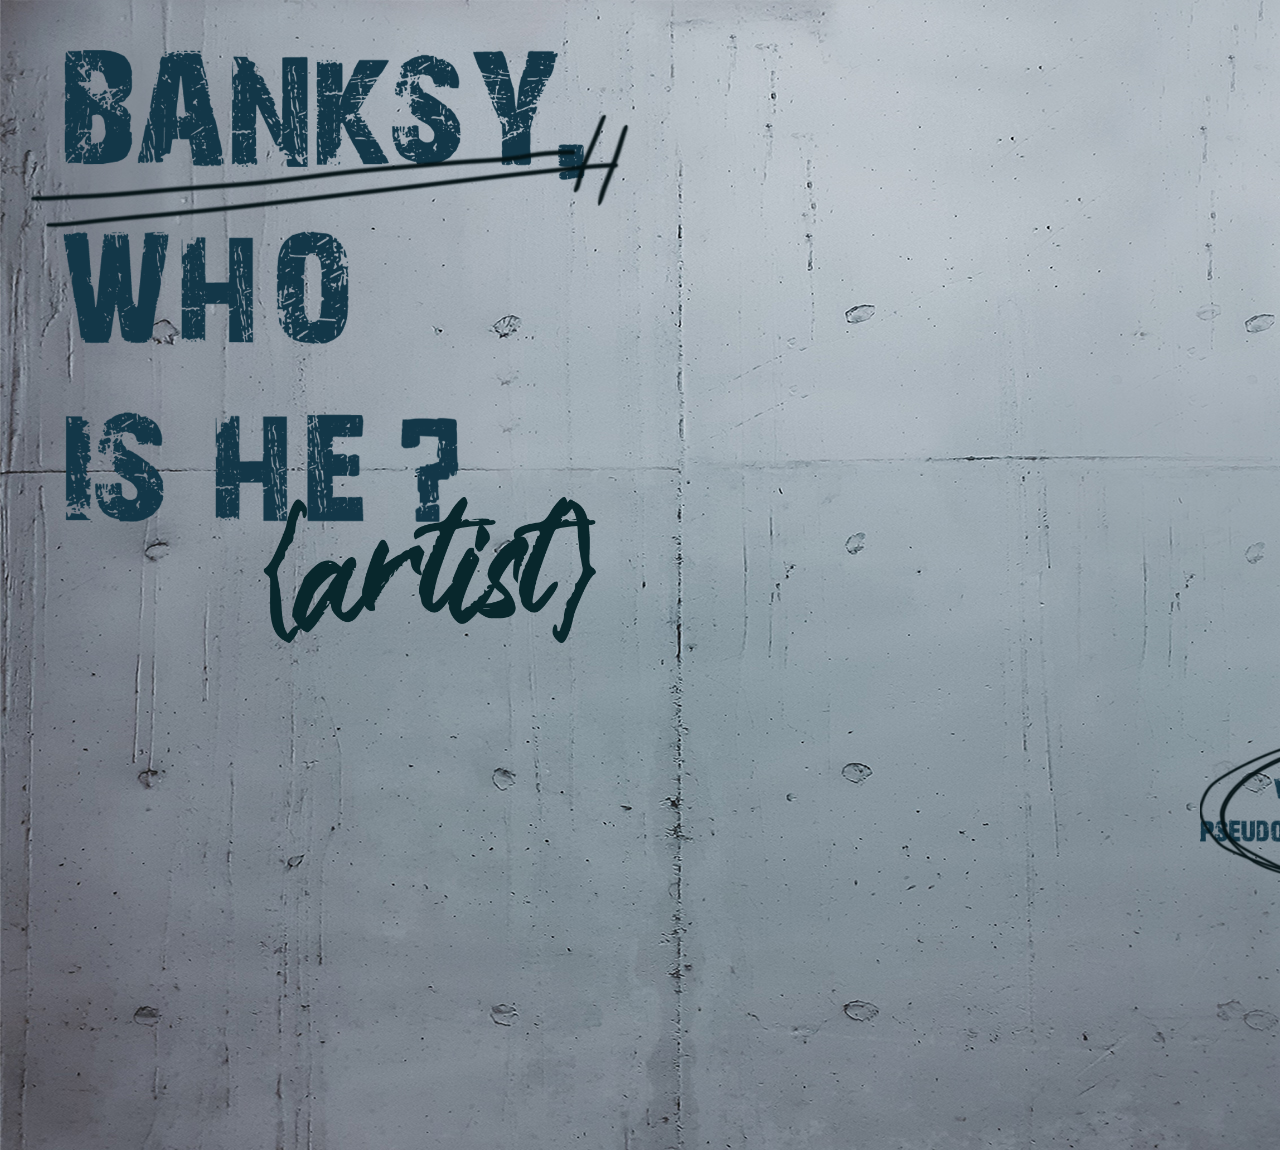
<file: index.html>
<!DOCTYPE html>
<html lang="en" dir="ltr">
  <head>
    <meta charset="utf-8">
    <meta>
    <title></title>
    <link rel="stylesheet" href="./css/intropage.css">
    <link rel="stylesheet" href="./css/reset.css">

    <!-- 폰트 -->
    <link href="https://fonts.googleapis.com/css?family=Nanum+Gothic" rel="stylesheet">

    <link rel="preconnect" href="https://fonts.googleapis.com">
    <link rel="preconnect" href="https://fonts.gstatic.com" crossorigin>
    <link href="https://fonts.googleapis.com/css2?family=Montserrat:wght@500;600&display=swap" rel="stylesheet">


</head>
<body>
    <section id="wrap">





      <h1></h1>

      <header>
        <!--
        <div class="soyoung_logo">
          <img src="./images/soyoung.png" alt = "소영" width="800px">
        </div>
        -->





        <div class="banksywhoishe">
          <img src="./images/banksywhoishe.png" alt = "" width="600px">
        </div>
        <div class="circle">
          <img src="./images/circle.png" alt = "" width="400px">
        </div>
          <a href="mainpage_banksy_whoisbanksy.html" class="arrow" title="들어가기" >
          </a>

        </div>



        </section>
        <section id="container">
        </section>


      </header>








      <footer>
      </footer>
  </body>
</html>
</file>
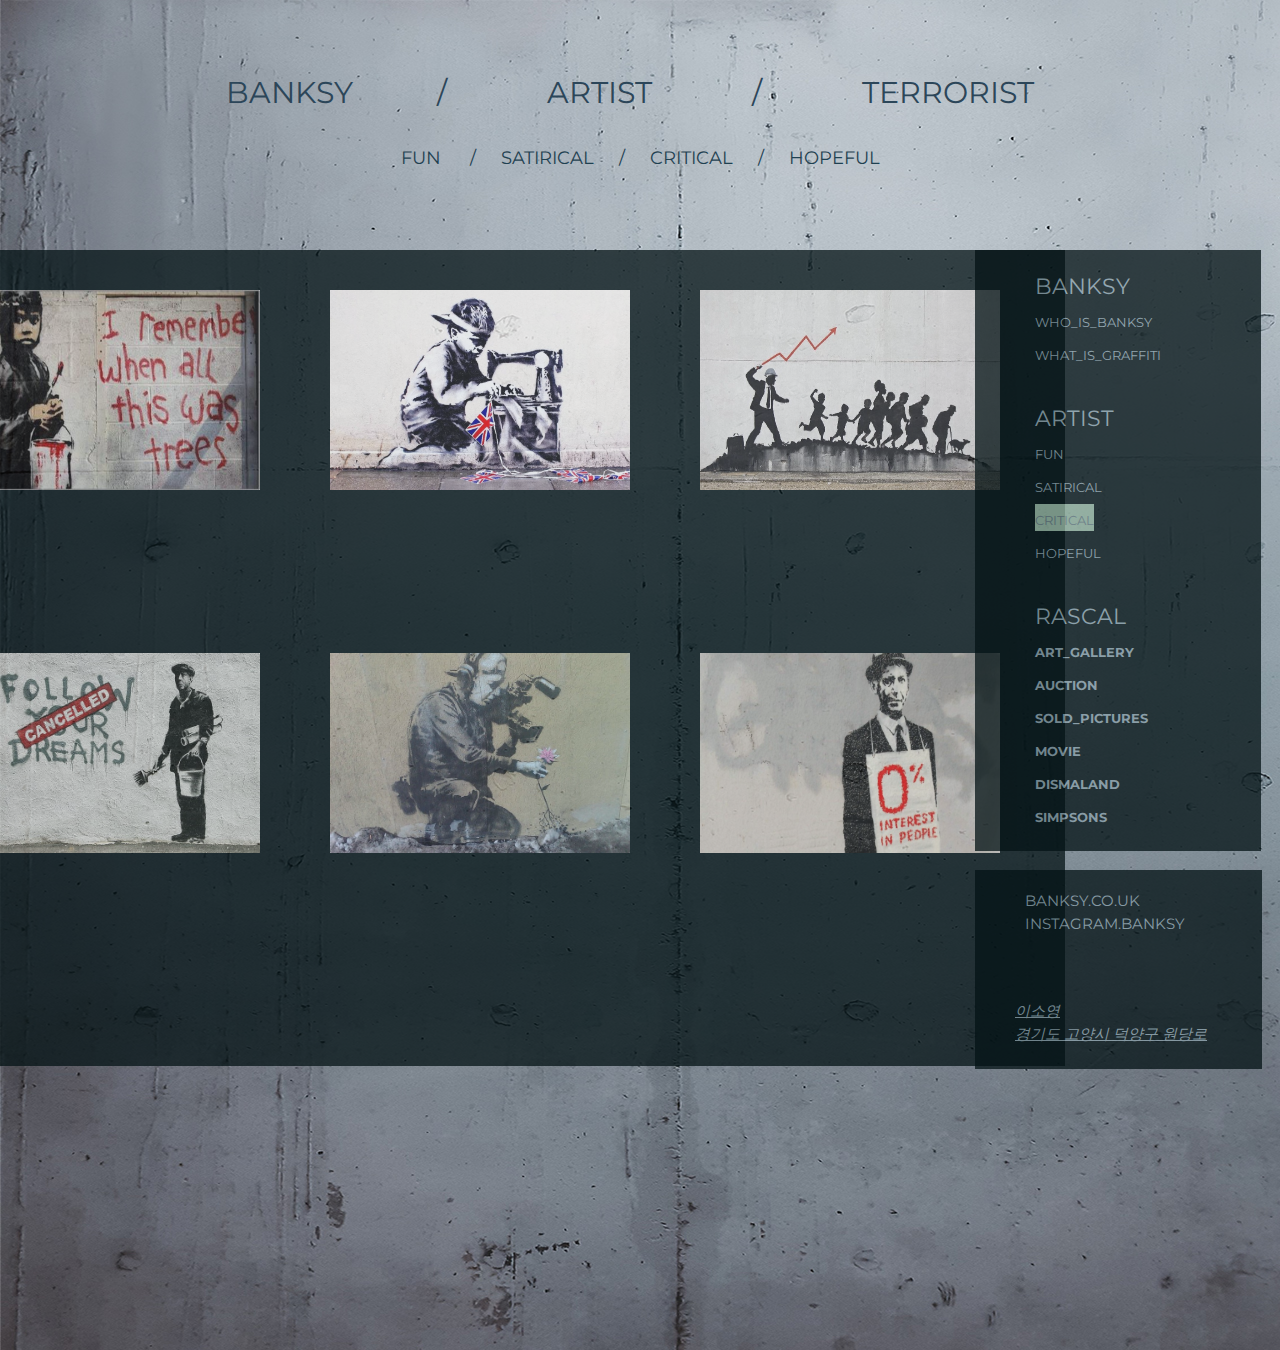
<file: mainpage_artist_critical.html>
<!DOCTYPE html>
<html lang="en" dir="ltr">
  <head>
    <meta charset="utf-8">
    <meta>
    <title>banksy</title>
    <link rel="stylesheet" href="./css/banksy_mainpage_v2.css">
    <link rel="stylesheet" href="./css/reset.css">

    <!-- 폰트 -->
    <link href="https://fonts.googleapis.com/css?family=Nanum+Gothic" rel="stylesheet">

    <link rel="preconnect" href="https://fonts.googleapis.com">
    <link rel="preconnect" href="https://fonts.gstatic.com" crossorigin>
    <link href="https://fonts.googleapis.com/css2?family=Montserrat:wght@500;600&display=swap" rel="stylesheet">

    <style>
    mark {
      background-color: #CEF6D8;
      opacity: .7;
    }
    </style>

</head>
<body>

   <div id="wrap">



<!---header---------------------------------------->
      <div id="header" role="header">
           <div class="container">
               <div class="header">
                   <div class="header-tit">
                     <strong>
                     <a href="mainpage_banksy_whoisbanksy.html">BANKSY</a>
                     <h1>&nbsp;&nbsp;&nbsp;&nbsp;     /   &nbsp;&nbsp;&nbsp;&nbsp; <h1>
                     <a href="mainpage_artist_fun.html">ARTIST</a>
                     <h1>&nbsp;&nbsp;&nbsp;&nbsp;     /   &nbsp;&nbsp;&nbsp;&nbsp; <h1>
                     <a href="mainpage_terrorist_rascal.html">TERRORIST</a>
                     </strong>
                   </div>

               </div>
           </div>

       </div>
<!---header---------------------------------------->


<!-- nav ---------------------------------------->
        <div id="nav">
            <div class="container">
              <div class="nav-tit">
                <strong>
                <a href="mainpage_artist_fun.html">FUN </a>
                <h1>&nbsp;&nbsp;&nbsp;&nbsp;     /   &nbsp;&nbsp;&nbsp;&nbsp; <h1>
                <a href="mainpage_artist_satirical.html">SATIRICAL</a>
                <h1>&nbsp;&nbsp;&nbsp;&nbsp;     /   &nbsp;&nbsp;&nbsp;&nbsp; <h1>
                <a href="mainpage_artist_critical.html">CRITICAL</a>
                <h1>&nbsp;&nbsp;&nbsp;&nbsp;     /   &nbsp;&nbsp;&nbsp;&nbsp; <h1>
                <a href="mainpage_artist_hopeful.html">HOPEFUL</a>
                </strong>


              </div>
            </div>
        </div>
 <!-- nav ---------------------------------------->





<!-- contents ---------------------------------------->
        <div id="contents">
             <div id="cont_cont">
               <div class="container">

                     <div class="cont" >


                         <div class="column col1">
                           <h3></h3>
                           <p></p>
                           <img src="images/critical1.jpg" alt="" width="300" height="200">

                         </div>
                         <!-- //col1 -->
                         <div class="column col2">
                             <h3></h3>
                             <p></p>
                             <img src="images/critical2.jpg" alt="" width="300" height="200">


                         </div>
                         <!-- //col2 -->
                         <div class="column col3">
                           <h3></h3>
                           <p></p>
                           <img src="images/critical3.jpg" alt="" width="300" height="200" >
                         </div>
                         <!-- //col3 -->
                         <div class="column col4">
                           <h3></h3>
                           <p></p>
                           <img src="images/critical4.jpg" alt="" width="300" height="200">
                         </div>
                         <!-- //col4 -->
                         <div class="column col5">
                           <h3></h3>
                           <p></p>
                           <img src="images/critical5.jpg" alt="" width="300" height="200">
                         </div>
                         <!-- //col5 -->
                         <div class="column col6">
                           <h3></h3>
                           <p></p>
                           <img src="images/critical6.jpg" alt="" width="300" height="200">
                         </div>
                     </div>
                    </div>

                 </div>
             </div>



<!-- contents ---------------------------------------->




<!-- aside --------------------------------->
        <div id="aside">
          <div class="container">
            <div class="aside">
              <strong>
              <h1>BANKSY <h1>
              <a href="mainpage_banksy_whoisbanksy.html">WHO_IS_BANKSY</a><br>
              <a href="mainpage_banksy_whatisgraffiti.html">WHAT_IS_GRAFFITI</a><br>
              <br>

              <h1>ARTIST <h1>
              <a href="mainpage_artist_fun.html">FUN </a><br>
              <a href="mainpage_artist_satirical.html">SATIRICAL</a><br>
              <mark>
              <a href="mainpage_artist_critical.html">CRITICAL</a><br>
              </mark>
              <a href="mainpage_artist_hopeful.html">HOPEFUL</a><br>
              <br>

              <h1>RASCAL <h1>
              <a href="mainpage_terrorist_rascal.html">ART_GALLERY </a><br>
              <a href="mainpage_terrorist_rascal.html">AUCTION </a><br>
              <a href="mainpage_terrorist_rascal.html">SOLD_PICTURES</a><br>
              <a href="mainpage_terrorist_movie.html">MOVIE</a><br>
              <a href="mainpage_terrorist_dismaland.html">DISMALAND</a><br>
              <a href="mainpage_terrorist_simpsons.html">SIMPSONS</a><br>
              </strong>
            </div>
          </div>
        </div>
<!-- aside --------------------------------->





<!-- footer -------------------------------->
        <div id="footer">
          <div class="container">
              <div class="footer">
                  <ul>
                      <li><a href="https://www.banksy.co.uk/">banksy.co.uk</a></li><br>
                      <li><a href="https://www.instagram.com/banksy/">instagram.banksy</a></li><br>
                  </ul>
                  <br>
                  <br>


                  <address>
                    <u>
                     이소영 <br>
                      경기도 고양시 덕양구 원당로
                    </u>
                  </address>
                </div>
          </div>
      </div>
</div>
<!-- footer -------------------------------->




    </div>
</body>
</html>
</file>
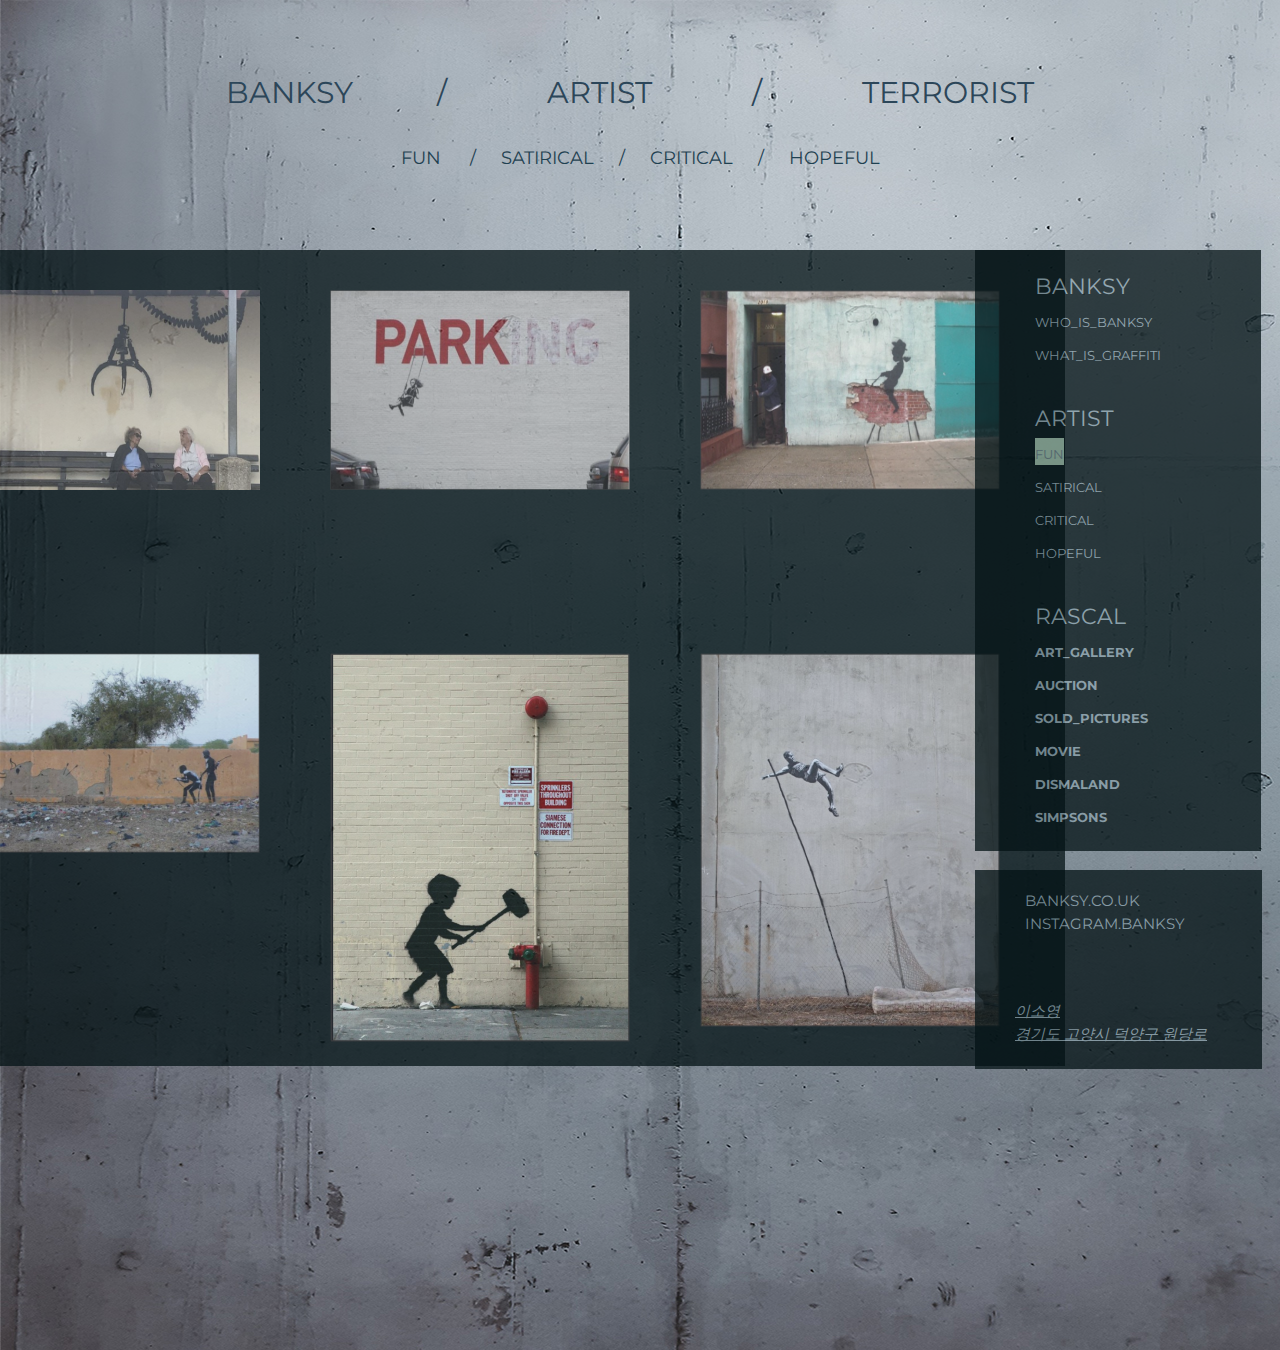
<file: mainpage_artist_fun.html>
<!DOCTYPE html>
<html lang="en" dir="ltr">
  <head>
    <meta charset="utf-8">
    <meta>
    <title>banksy</title>
    <link rel="stylesheet" href="./css/banksy_mainpage_v2.css">
    <link rel="stylesheet" href="./css/reset.css">

    <!-- 폰트 -->
    <link href="https://fonts.googleapis.com/css?family=Nanum+Gothic" rel="stylesheet">

    <link rel="preconnect" href="https://fonts.googleapis.com">
    <link rel="preconnect" href="https://fonts.gstatic.com" crossorigin>
    <link href="https://fonts.googleapis.com/css2?family=Montserrat:wght@500;600&display=swap" rel="stylesheet">

    <style>
    mark {
      background-color: #CEF6D8;
      opacity: .7;
    }
    </style>

</head>
<body>

   <div id="wrap">



<!---header---------------------------------------->
      <div id="header" role="header">
           <div class="container">
               <div class="header">
                   <div class="header-tit">
                     <strong>
                     <a href="mainpage_banksy_whoisbanksy.html">BANKSY</a>
                     <h1>&nbsp;&nbsp;&nbsp;&nbsp;     /   &nbsp;&nbsp;&nbsp;&nbsp; <h1>
                     <a href="mainpage_artist_fun.html">ARTIST</a>
                     <h1>&nbsp;&nbsp;&nbsp;&nbsp;     /   &nbsp;&nbsp;&nbsp;&nbsp; <h1>
                     <a href="mainpage_terrorist_rascal.html">TERRORIST</a>
                     </strong>
                   </div>

               </div>
           </div>

       </div>
<!---header---------------------------------------->


<!-- nav ---------------------------------------->
        <div id="nav">
            <div class="container">
              <div class="nav-tit">
                <strong>
                <a href="mainpage_artist_fun.html">FUN </a>
                <h1>&nbsp;&nbsp;&nbsp;&nbsp;     /   &nbsp;&nbsp;&nbsp;&nbsp; <h1>
                <a href="mainpage_artist_satirical.html">SATIRICAL</a>
                <h1>&nbsp;&nbsp;&nbsp;&nbsp;     /   &nbsp;&nbsp;&nbsp;&nbsp; <h1>
                <a href="mainpage_artist_critical.html">CRITICAL</a>
                <h1>&nbsp;&nbsp;&nbsp;&nbsp;     /   &nbsp;&nbsp;&nbsp;&nbsp; <h1>
                <a href="mainpage_artist_hopeful.html">HOPEFUL</a>
                </strong>


              </div>
            </div>
        </div>
 <!-- nav ---------------------------------------->





<!-- contents ---------------------------------------->
        <div id="contents">
             <div id="cont_cont">
               <div class="container">

                     <div class="cont" >

                         <div class="column col1">
                           <h3></h3>
                           <p></p>
                           <img src="images/fun1.jpg" alt="" width="300" height="200">

                         </div>
                         <!-- //col1 -->
                         <div class="column col2">
                             <h3></h3>
                             <p></p>
                             <img src="images/fun1.png" alt="" width="300" height="200">


                         </div>
                         <!-- //col2 -->
                         <div class="column col3">
                           <h3></h3>
                           <p></p>
                           <img src="images/fun2.png" alt="" width="300" height="200">
                         </div>
                         <!-- //col3 -->
                         <div class="column col4">
                           <h3></h3>
                           <p></p>
                           <img src="images/fun4.png" alt="" width="300" height="200">
                         </div>
                         <!-- //col4 -->
                         <div class="column col5">
                           <h3></h3>
                           <p></p>
                           <img src="images/fun7.png" alt="" width="300" >
                         </div>
                         <!-- //col5 -->
                         <div class="column col6">
                           <h3></h3>
                           <p></p>
                           <img src="images/fun8.png" alt="" width="300">
                         </div>
                     </div>
                    </div>

                 </div>
             </div>



<!-- contents ---------------------------------------->




<!-- aside --------------------------------->
        <div id="aside">
          <div class="container">
            <div class="aside">
              <strong>
              <h1>BANKSY <h1>
              <a href="mainpage_banksy_whoisbanksy.html">WHO_IS_BANKSY</a><br>
              <a href="mainpage_banksy_whatisgraffiti.html">WHAT_IS_GRAFFITI</a><br>
              <br>

              <h1>ARTIST <h1>
              <mark>
              <a href="mainpage_artist_fun.html">FUN </a><br>
              </mark>
              <a href="mainpage_artist_satirical.html">SATIRICAL</a><br>
              <a href="mainpage_artist_critical.html">CRITICAL</a><br>
              <a href="mainpage_artist_hopeful.html">HOPEFUL</a><br>
              <br>

              <h1>RASCAL <h1>
              <a href="mainpage_terrorist_rascal.html">ART_GALLERY </a><br>
              <a href="mainpage_terrorist_rascal.html">AUCTION </a><br>
              <a href="mainpage_terrorist_rascal.html">SOLD_PICTURES</a><br>
              <a href="mainpage_terrorist_movie.html">MOVIE</a><br>
              <a href="mainpage_terrorist_dismaland.html">DISMALAND</a><br>
              <a href="mainpage_terrorist_simpsons.html">SIMPSONS</a><br>
              </strong>
            </div>
          </div>
        </div>
<!-- aside --------------------------------->





<!-- footer -------------------------------->
        <div id="footer">
          <div class="container">
              <div class="footer">
                  <ul>
                      <li><a href="https://www.banksy.co.uk/">banksy.co.uk</a></li><br>
                      <li><a href="https://www.instagram.com/banksy/">instagram.banksy</a></li><br>
                  </ul>
                  <br>
                  <br>

                  <address>
                    <u>
                     이소영 <br>
                      경기도 고양시 덕양구 원당로
                    </u>
                  </address>
                </div>
          </div>
      </div>
</div>
<!-- footer -------------------------------->




    </div>
</body>
</html>
</file>
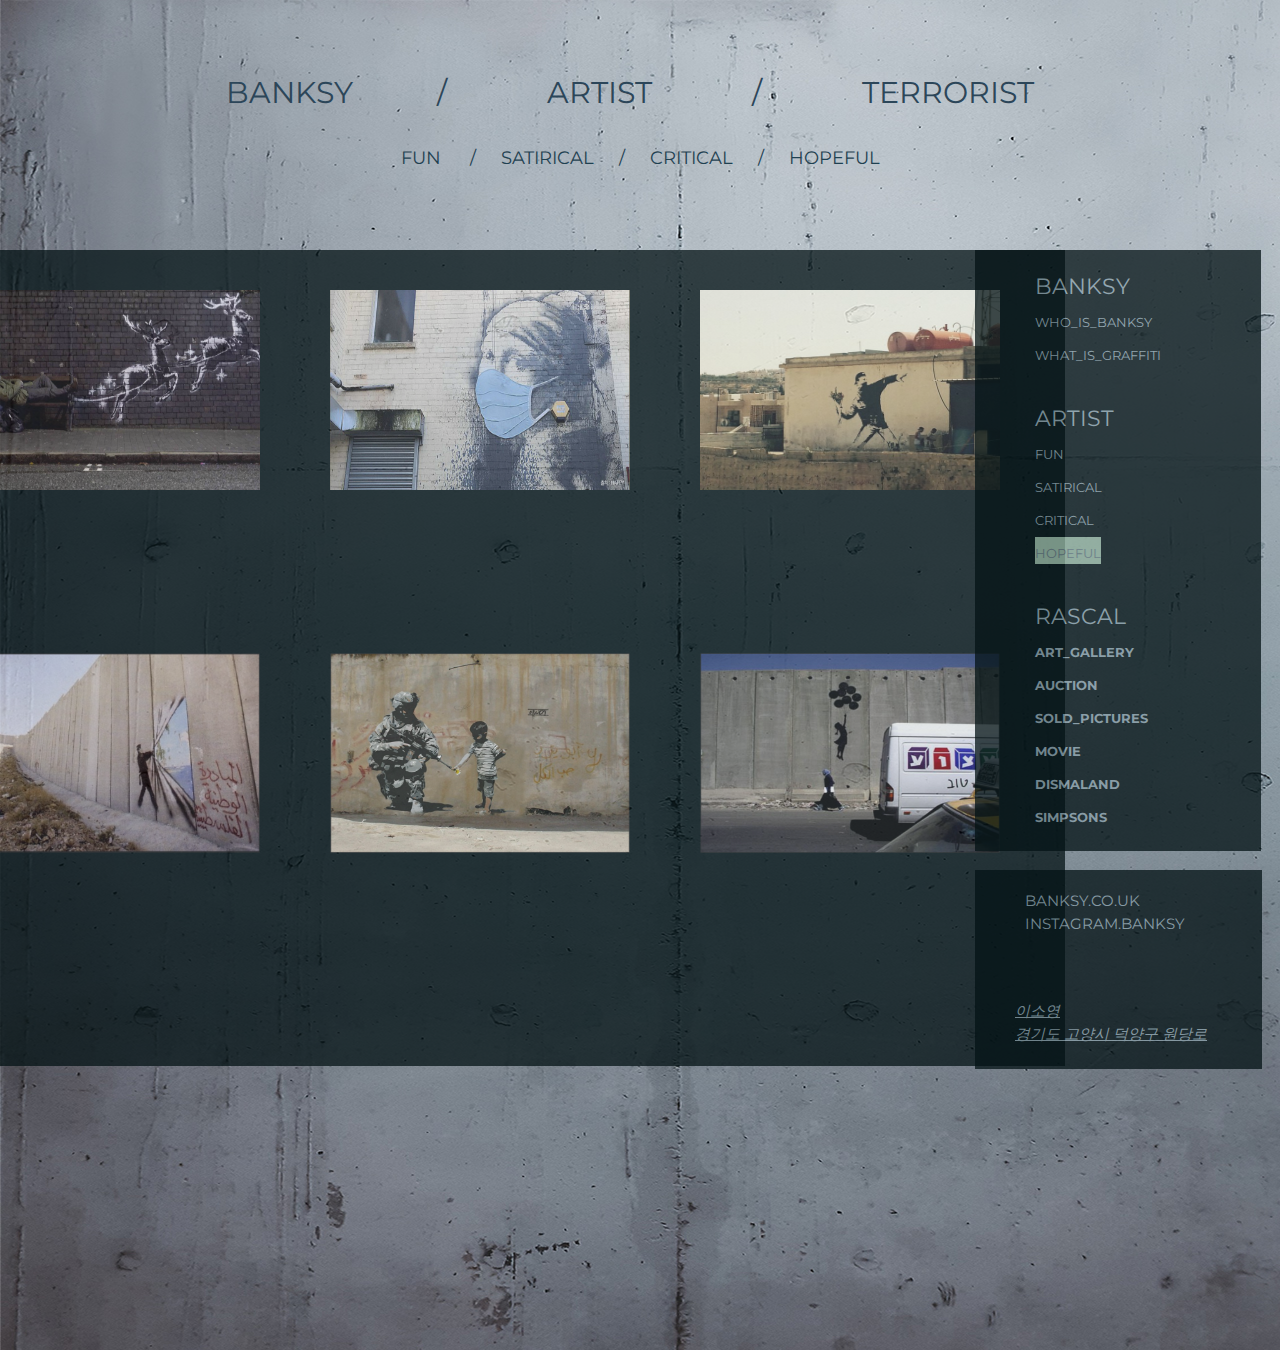
<file: mainpage_artist_hopeful.html>
<!DOCTYPE html>
<html lang="en" dir="ltr">
  <head>
    <meta charset="utf-8">
    <meta>
    <title>banksy</title>
    <link rel="stylesheet" href="./css/banksy_mainpage_v2.css">
    <link rel="stylesheet" href="./css/reset.css">

    <!-- 폰트 -->
    <link href="https://fonts.googleapis.com/css?family=Nanum+Gothic" rel="stylesheet">

    <link rel="preconnect" href="https://fonts.googleapis.com">
    <link rel="preconnect" href="https://fonts.gstatic.com" crossorigin>
    <link href="https://fonts.googleapis.com/css2?family=Montserrat:wght@500;600&display=swap" rel="stylesheet">

    <style>
    mark {
      background-color: #CEF6D8;
      opacity: .7;
    }
    </style>

</head>
<body>

   <div id="wrap">



<!---header---------------------------------------->
      <div id="header" role="header">
           <div class="container">
               <div class="header">
                   <div class="header-tit">
                     <strong>
                     <a href="mainpage_banksy_whoisbanksy.html">BANKSY</a>
                     <h1>&nbsp;&nbsp;&nbsp;&nbsp;     /   &nbsp;&nbsp;&nbsp;&nbsp; <h1>
                     <a href="mainpage_artist_fun.html">ARTIST</a>
                     <h1>&nbsp;&nbsp;&nbsp;&nbsp;     /   &nbsp;&nbsp;&nbsp;&nbsp; <h1>
                     <a href="mainpage_terrorist_rascal.html">TERRORIST</a>
                     </strong>
                   </div>

               </div>
           </div>

       </div>
<!---header---------------------------------------->


<!-- nav ---------------------------------------->
        <div id="nav">
            <div class="container">
              <div class="nav-tit">
                <strong>
                <a href="mainpage_artist_fun.html">FUN </a>
                <h1>&nbsp;&nbsp;&nbsp;&nbsp;     /   &nbsp;&nbsp;&nbsp;&nbsp; <h1>
                <a href="mainpage_artist_satirical.html">SATIRICAL</a>
                <h1>&nbsp;&nbsp;&nbsp;&nbsp;     /   &nbsp;&nbsp;&nbsp;&nbsp; <h1>
                <a href="mainpage_artist_critical.html">CRITICAL</a>
                <h1>&nbsp;&nbsp;&nbsp;&nbsp;     /   &nbsp;&nbsp;&nbsp;&nbsp; <h1>
                <a href="mainpage_artist_hopeful.html">HOPEFUL</a>
                </strong>


              </div>
            </div>
        </div>
 <!-- nav ---------------------------------------->





<!-- contents ---------------------------------------->
        <div id="contents">
             <div id="cont_cont">
               <div class="container">

                     <div class="cont" >

                         <div class="column col1">
                           <h3></h3>
                           <p></p>
                           <img src="images/hopeful1.jpg" alt="" width="300" height="200">

                         </div>
                         <!-- //col1 -->
                         <div class="column col2">
                             <h3></h3>
                             <p></p>
                             <img src="images/hopeful2.jpg" alt="" width="300" height="200">


                         </div>
                         <!-- //col2 -->
                         <div class="column col3">
                           <h3></h3>
                           <p></p>
                           <img src="images/hopeful3.jpg" alt="" width="300" height="200">
                         </div>
                         <!-- //col3 -->
                         <div class="column col4">
                           <h3></h3>
                           <p></p>
                           <img src="images/hopeful4.png" alt="" width="300" height="200">
                         </div>
                         <!-- //col4 -->
                         <div class="column col5">
                           <h3></h3>
                           <p></p>
                           <img src="images/hopeful5.png" alt="" width="300" height="200">
                         </div>
                         <!-- //col5 -->
                         <div class="column col6">
                           <h3></h3>
                           <p></p>
                           <img src="images/hopeful6.png" alt="" width="300" height="200">
                         </div>
                     </div>
                    </div>

                 </div>
             </div>



<!-- contents ---------------------------------------->



<!-- aside --------------------------------->
        <div id="aside">
          <div class="container">
            <div class="aside">
              <strong>
              <h1>BANKSY <h1>
              <a href="mainpage_banksy_whoisbanksy.html">WHO_IS_BANKSY</a><br>
              <a href="mainpage_banksy_whatisgraffiti.html">WHAT_IS_GRAFFITI</a><br>
              <br>

              <h1>ARTIST <h1>
              <a href="mainpage_artist_fun.html">FUN </a><br>
              <a href="mainpage_artist_satirical.html">SATIRICAL</a><br>
              <a href="mainpage_artist_critical.html">CRITICAL</a><br>
              <mark>
              <a href="mainpage_artist_hopeful.html">HOPEFUL</a><br>
              </mark>
              <br>

              <h1>RASCAL <h1>
              <a href="mainpage_terrorist_rascal.html">ART_GALLERY </a><br>
              <a href="mainpage_terrorist_rascal.html">AUCTION </a><br>
              <a href="mainpage_terrorist_rascal.html">SOLD_PICTURES</a><br>
              <a href="mainpage_terrorist_movie.html">MOVIE</a><br>
              <a href="mainpage_terrorist_dismaland.html">DISMALAND</a><br>
              <a href="mainpage_terrorist_simpsons.html">SIMPSONS</a><br>
              </strong>
            </div>
          </div>
        </div>
<!-- aside --------------------------------->





<!-- footer -------------------------------->
        <div id="footer">
          <div class="container">
              <div class="footer">
                  <ul>
                      <li><a href="https://www.banksy.co.uk/">banksy.co.uk</a></li><br>
                      <li><a href="https://www.instagram.com/banksy/">instagram.banksy</a></li><br>
                  </ul>
                  <br>
                  <br>

                  <address>
                    <u>
                     이소영 <br>
                      경기도 고양시 덕양구 원당로
                    </u>
                  </address>
                </div>
          </div>
      </div>
</div>
<!-- footer -------------------------------->




    </div>
</body>
</html>
</file>
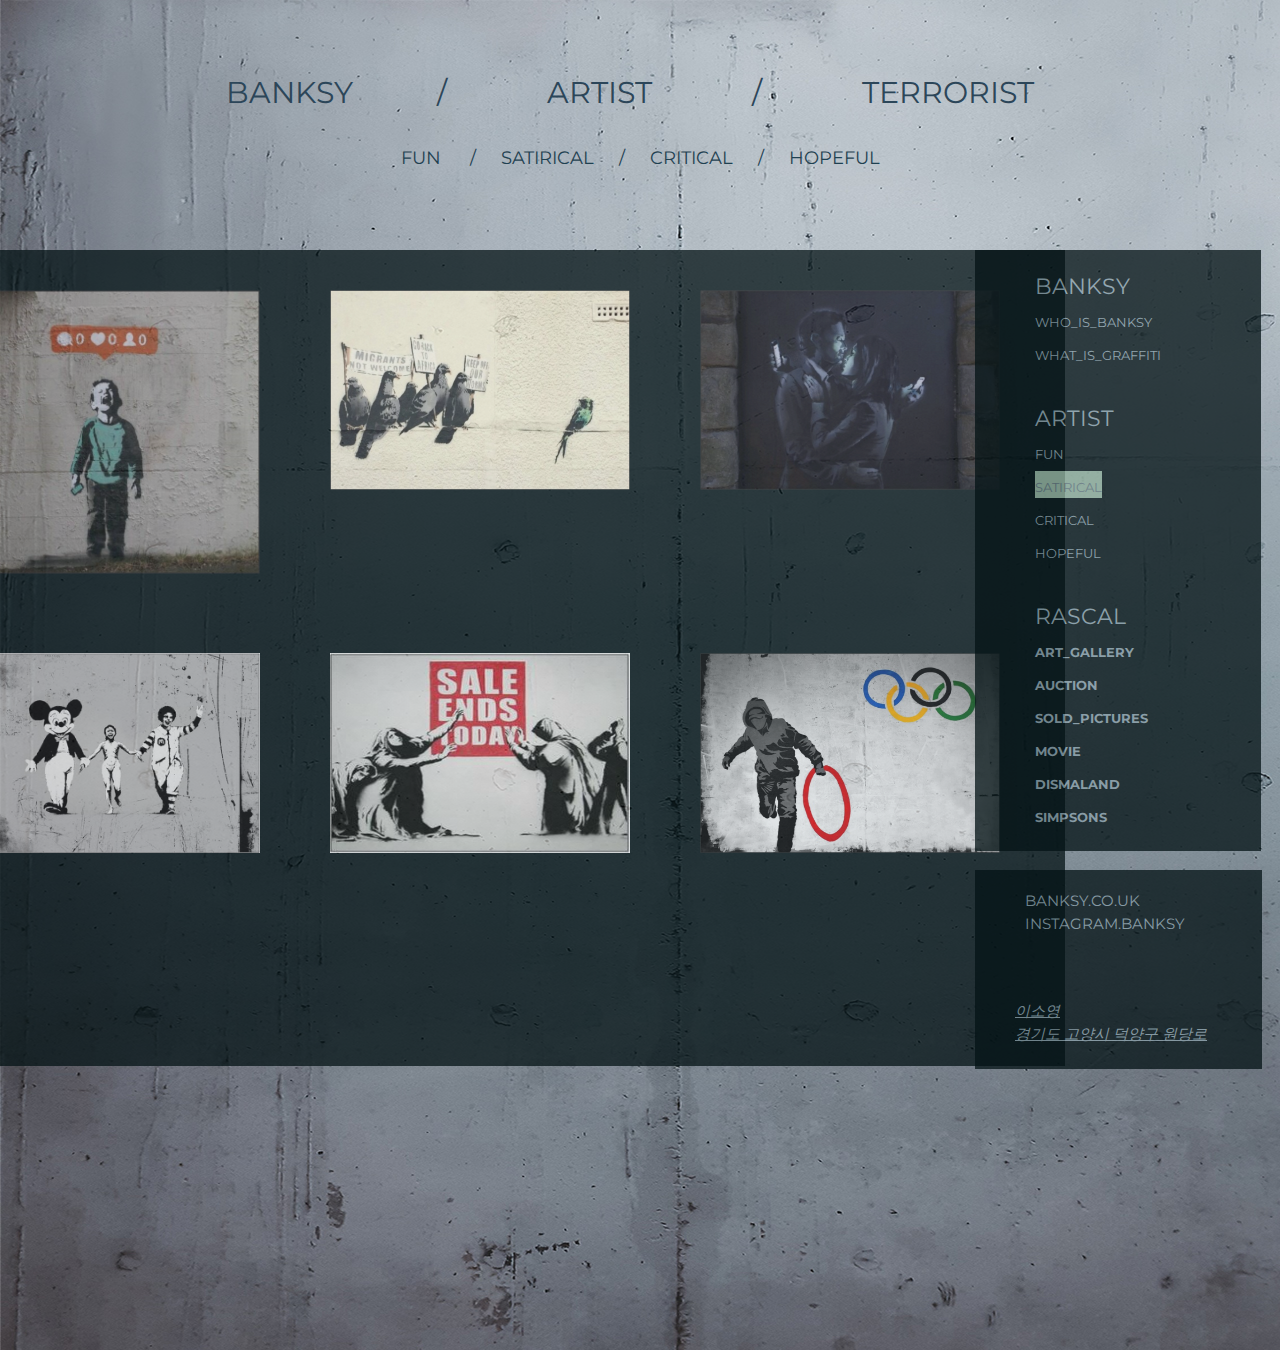
<file: mainpage_artist_satirical.html>
<!DOCTYPE html>
<html lang="en" dir="ltr">
  <head>
    <meta charset="utf-8">
    <meta>
    <title>banksy</title>
    <link rel="stylesheet" href="./css/banksy_mainpage_v2.css">
    <link rel="stylesheet" href="./css/reset.css">

    <!-- 폰트 -->
    <link href="https://fonts.googleapis.com/css?family=Nanum+Gothic" rel="stylesheet">

    <link rel="preconnect" href="https://fonts.googleapis.com">
    <link rel="preconnect" href="https://fonts.gstatic.com" crossorigin>
    <link href="https://fonts.googleapis.com/css2?family=Montserrat:wght@500;600&display=swap" rel="stylesheet">

    <style>
    mark {
      background-color: #CEF6D8;
      opacity: .7;
    }
    </style>

</head>
<body>

   <div id="wrap">



<!---header---------------------------------------->
      <div id="header" role="header">
           <div class="container">
               <div class="header">
                   <div class="header-tit">
                     <strong>
                     <a href="mainpage_banksy_whoisbanksy.html">BANKSY</a>
                     <h1>&nbsp;&nbsp;&nbsp;&nbsp;     /   &nbsp;&nbsp;&nbsp;&nbsp; <h1>
                     <a href="mainpage_artist_fun.html">ARTIST</a>
                     <h1>&nbsp;&nbsp;&nbsp;&nbsp;     /   &nbsp;&nbsp;&nbsp;&nbsp; <h1>
                     <a href="mainpage_terrorist_rascal.html">TERRORIST</a>
                     </strong>
                   </div>

               </div>
           </div>

       </div>
<!---header---------------------------------------->


<!-- nav ---------------------------------------->
        <div id="nav">
            <div class="container">
              <div class="nav-tit">
                <strong>
                <a href="mainpage_artist_fun.html">FUN </a>
                <h1>&nbsp;&nbsp;&nbsp;&nbsp;     /   &nbsp;&nbsp;&nbsp;&nbsp; <h1>
                <a href="mainpage_artist_satirical.html">SATIRICAL</a>
                <h1>&nbsp;&nbsp;&nbsp;&nbsp;     /   &nbsp;&nbsp;&nbsp;&nbsp; <h1>
                <a href="mainpage_artist_critical.html">CRITICAL</a>
                <h1>&nbsp;&nbsp;&nbsp;&nbsp;     /   &nbsp;&nbsp;&nbsp;&nbsp; <h1>
                <a href="mainpage_artist_hopeful.html">HOPEFUL</a>
                </strong>


              </div>
            </div>
        </div>
 <!-- nav ---------------------------------------->





<!-- contents ---------------------------------------->
        <div id="contents">
             <div id="cont_cont">
               <div class="container">

                     <div class="cont" >

                         <div class="column col1">
                           <h3></h3>
                           <p></p>
                           <img src="images/satirical1.png" alt="" width="300">

                         </div>
                         <!-- //col1 -->
                         <div class="column col2">
                             <h3></h3>
                             <p></p>
                             <img src="images/satirical2.png" alt="" width="300" height="200">


                         </div>
                         <!-- //col2 -->
                         <div class="column col3">
                           <h3></h3>
                           <p></p>
                           <img src="images/satirical3.png" alt="" width="300" height="200">
                         </div>
                         <!-- //col3 -->
                         <div class="column col4">
                           <h3></h3>
                           <p></p>
                           <img src="images/satirical4.jpg" alt="" width="300" height="200">
                         </div>
                         <!-- //col4 -->
                         <div class="column col5">
                           <h3></h3>
                           <p></p>
                           <img src="images/satirical5.jpg" alt="" width="300" height="200">
                         </div>
                         <!-- //col5 -->
                         <div class="column col6">
                           <h3></h3>
                           <p></p>
                           <img src="images/satirical6.png" alt="" width="300" height="200">
                         </div>
                     </div>
                    </div>

                 </div>
             </div>



<!-- contents ---------------------------------------->




<!-- aside --------------------------------->
        <div id="aside">
          <div class="container">
            <div class="aside">
              <strong>
              <h1>BANKSY <h1>
              <a href="mainpage_banksy_whoisbanksy.html">WHO_IS_BANKSY</a><br>
              <a href="mainpage_banksy_whatisgraffiti.html">WHAT_IS_GRAFFITI</a><br>
              <br>

              <h1>ARTIST <h1>
              <a href="mainpage_artist_fun.html">FUN </a><br>
              <mark>
              <a href="mainpage_artist_satirical.html">SATIRICAL</a><br>
              </mark>
              <a href="mainpage_artist_critical.html">CRITICAL</a><br>
              <a href="mainpage_artist_hopeful.html">HOPEFUL</a><br>
              <br>

              <h1>RASCAL <h1>
              <a href="mainpage_terrorist_rascal.html">ART_GALLERY </a><br>
              <a href="mainpage_terrorist_rascal.html">AUCTION </a><br>
              <a href="mainpage_terrorist_rascal.html">SOLD_PICTURES</a><br>
              <a href="mainpage_terrorist_movie.html">MOVIE</a><br>
              <a href="mainpage_terrorist_dismaland.html">DISMALAND</a><br>
              <a href="mainpage_terrorist_simpsons.html">SIMPSONS</a><br>
              </strong>
            </div>
          </div>
        </div>
<!-- aside --------------------------------->





<!-- footer -------------------------------->
        <div id="footer">
          <div class="container">
              <div class="footer">
                  <ul>
                      <li><a href="https://www.banksy.co.uk/">banksy.co.uk</a></li><br>
                      <li><a href="https://www.instagram.com/banksy/">instagram.banksy</a></li><br>
                  </ul>
                  <br>
                  <br>

                  <address>
                    <u>
                     이소영 <br>
                      경기도 고양시 덕양구 원당로
                    </u>
                  </address>
                </div>
          </div>
      </div>
</div>
<!-- footer -------------------------------->




    </div>
</body>
</html>
</file>
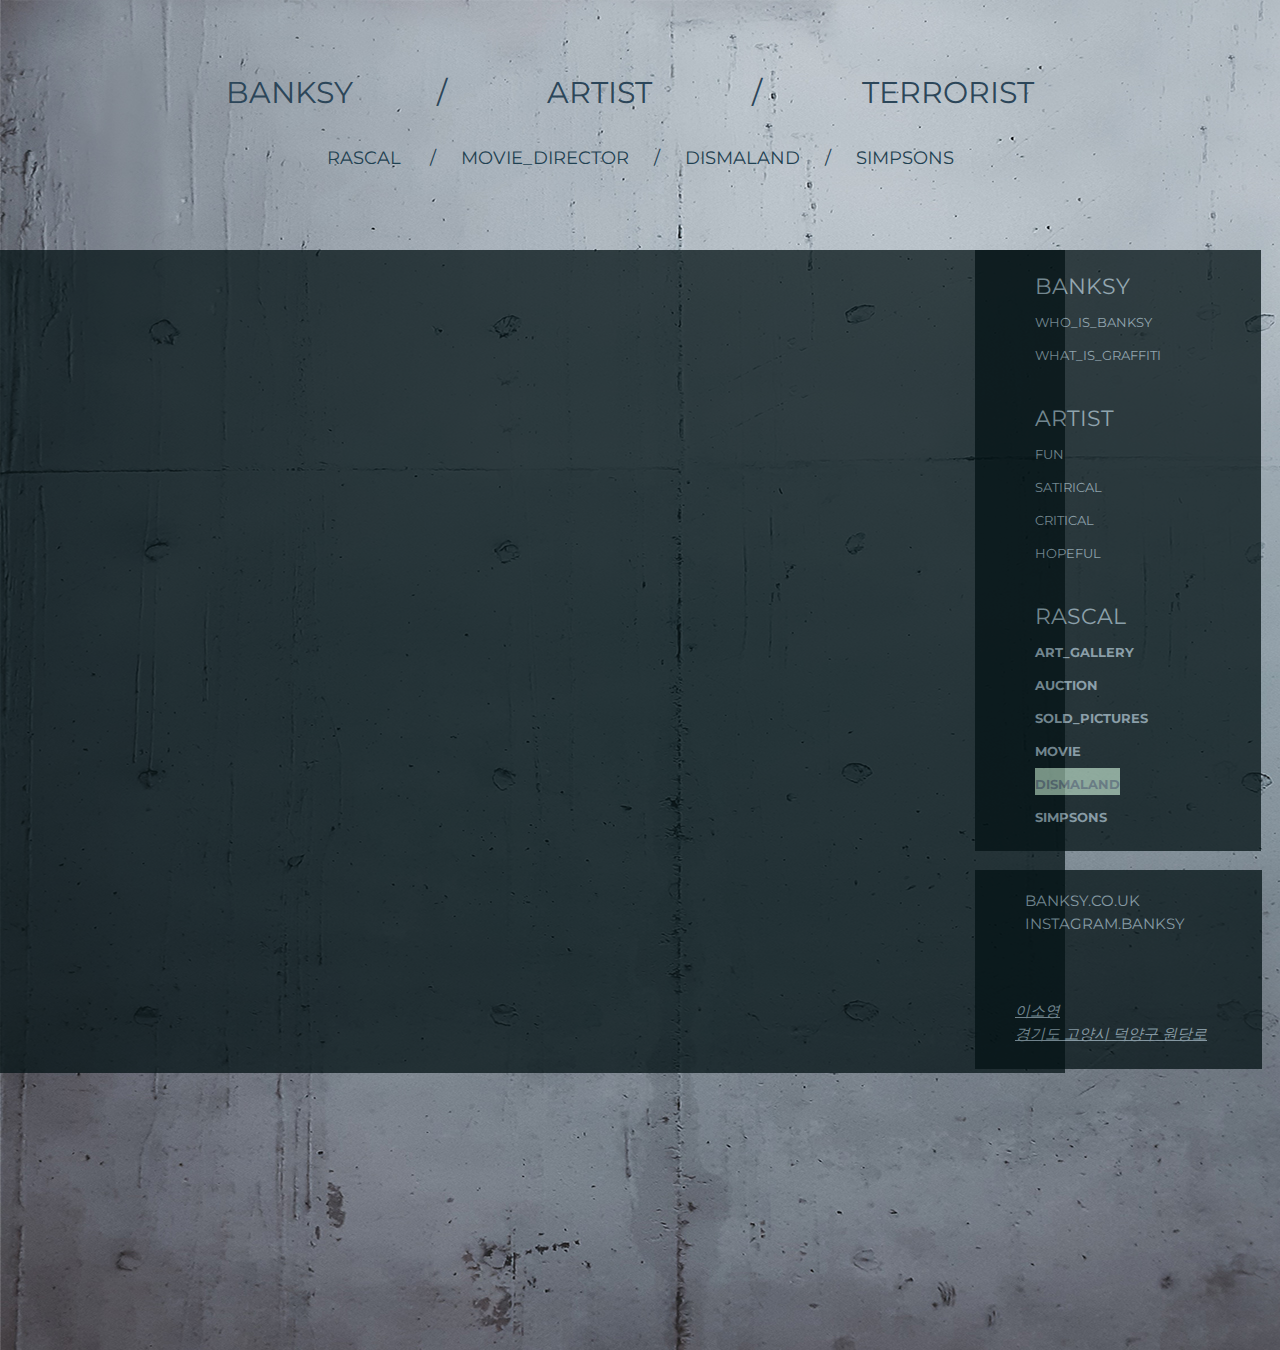
<file: mainpage_terrorist_dismaland.html>
<!DOCTYPE html>
<html lang="en" dir="ltr">
  <head>
    <meta charset="utf-8">
    <meta>
    <title>banksy</title>
    <link rel="stylesheet" href="./css/banksy_mainpage_v2.css">
    <link rel="stylesheet" href="./css/reset.css">

    <!-- 폰트 -->
    <link href="https://fonts.googleapis.com/css?family=Nanum+Gothic" rel="stylesheet">

    <link rel="preconnect" href="https://fonts.googleapis.com">
    <link rel="preconnect" href="https://fonts.gstatic.com" crossorigin>
    <link href="https://fonts.googleapis.com/css2?family=Montserrat:wght@500;600&display=swap" rel="stylesheet">

    <style>
    mark {
      background-color: #CEF6D8;
      opacity: .7;
    }
    </style>

</head>
<body>

   <div id="wrap">



<!---header---------------------------------------->
      <div id="header" role="header">
           <div class="container">
               <div class="header">
                   <div class="header-tit">
                     <strong>
                     <a href="mainpage_banksy_whoisbanksy.html">BANKSY</a>
                     <h1>&nbsp;&nbsp;&nbsp;&nbsp;     /   &nbsp;&nbsp;&nbsp;&nbsp; <h1>
                     <a href="mainpage_artist_fun.html">ARTIST</a>
                     <h1>&nbsp;&nbsp;&nbsp;&nbsp;     /   &nbsp;&nbsp;&nbsp;&nbsp; <h1>
                     <a href="mainpage_terrorist_rascal.html">TERRORIST</a>
                     </strong>
                   </div>

               </div>
           </div>

       </div>
<!---header---------------------------------------->


<!-- nav ---------------------------------------->
        <div id="nav">
            <div class="container">
              <div class="nav-tit">
                <strong>
                <a href="mainpage_terrorist_rascal.html">RASCAL </a>
                <h1>&nbsp;&nbsp;&nbsp;&nbsp;     /   &nbsp;&nbsp;&nbsp;&nbsp; <h1>
                <a href="mainpage_terrorist_movie.html">MOVIE_DIRECTOR</a>
                <h1>&nbsp;&nbsp;&nbsp;&nbsp;     /   &nbsp;&nbsp;&nbsp;&nbsp; <h1>
                <a href="mainpage_terrorist_dismaland.html">DISMALAND</a>
                <h1>&nbsp;&nbsp;&nbsp;&nbsp;     /   &nbsp;&nbsp;&nbsp;&nbsp; <h1>
                <a href="mainpage_terrorist_simpsons.html">SIMPSONS</a>
                </strong>


              </div>
            </div>
        </div>
 <!-- nav ---------------------------------------->





<!-- contents ---------------------------------------->
        <div id="contents">
             <div id="cont_cont">
               <div class="container">

                     <div class="cont" >
                      <iframe width="1055" height="726" src="https://www.youtube.com/embed/V2NG-MgHqEk" title="YouTube video player" frameborder="0" allow="accelerometer; autoplay; clipboard-write; encrypted-media; gyroscope; picture-in-picture" allowfullscreen></iframe>

                     </div>
                    </div>

                 </div>
             </div>



<!-- contents ---------------------------------------->




<!-- aside --------------------------------->
        <div id="aside">
          <div class="container">
            <div class="aside">
              <strong>
              <h1>BANKSY <h1>
              <a href="mainpage_banksy_whoisbanksy.html">WHO_IS_BANKSY</a><br>
              <a href="mainpage_banksy_whatisgraffiti.html">WHAT_IS_GRAFFITI</a><br>
              <br>

              <h1>ARTIST <h1>
              <a href="mainpage_artist_fun.html">FUN </a><br>
              <a href="mainpage_artist_satirical.html">SATIRICAL</a><br>
              <a href="mainpage_artist_critical.html">CRITICAL</a><br>
              <a href="mainpage_artist_hopeful.html">HOPEFUL</a><br>
              <br>

              <h1>RASCAL <h1>
              <a href="mainpage_terrorist_rascal.html">ART_GALLERY </a><br>
              <a href="mainpage_terrorist_rascal.html">AUCTION </a><br>
              <a href="mainpage_terrorist_rascal.html">SOLD_PICTURES</a><br>
              <a href="mainpage_terrorist_movie.html">MOVIE</a><br>
              <mark>
              <a href="mainpage_terrorist_dismaland.html">DISMALAND</a><br>
              </mark>
              <a href="mainpage_terrorist_simpsons.html">SIMPSONS</a><br>
              </strong>
            </div>
          </div>
        </div>
<!-- aside --------------------------------->





<!-- footer -------------------------------->
        <div id="footer">
          <div class="container">
              <div class="footer">
                  <ul>
                      <li><a href="https://www.banksy.co.uk/">banksy.co.uk</a></li><br>
                      <li><a href="https://www.instagram.com/banksy/">instagram.banksy</a></li><br>
                  </ul>
                  <br>
                  <br>

                  <address>
                    <u>
                     이소영 <br>
                      경기도 고양시 덕양구 원당로
                    </u>
                  </address>
                </div>
          </div>
      </div>
</div>
<!-- footer -------------------------------->




    </div>
</body>
</html>
</file>
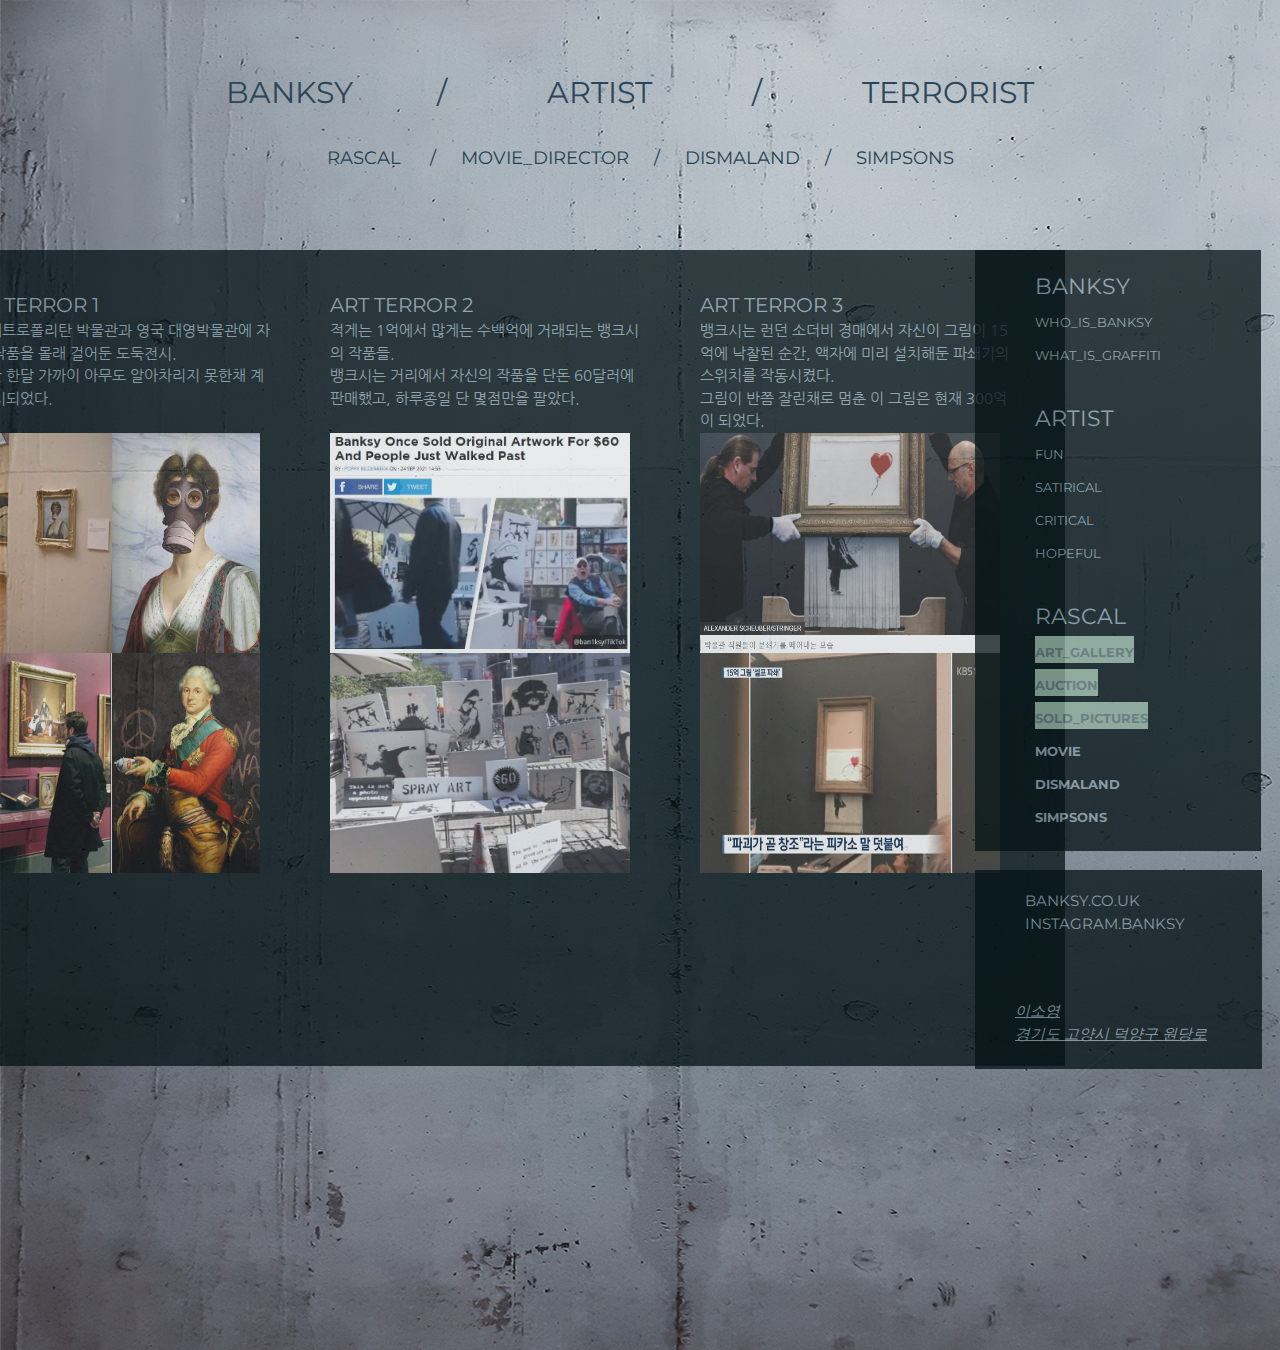
<file: mainpage_terrorist_rascal.html>
<!DOCTYPE html>
<html lang="en" dir="ltr">
  <head>
    <meta charset="utf-8">
    <meta>
    <title>banksy</title>
    <link rel="stylesheet" href="./css/banksy_mainpage_v2.css">
    <link rel="stylesheet" href="./css/reset.css">

    <!-- 폰트 -->
    <link href="https://fonts.googleapis.com/css?family=Nanum+Gothic" rel="stylesheet">

    <link rel="preconnect" href="https://fonts.googleapis.com">
    <link rel="preconnect" href="https://fonts.gstatic.com" crossorigin>
    <link href="https://fonts.googleapis.com/css2?family=Montserrat:wght@500;600&display=swap" rel="stylesheet">

    <style>
    mark {
      background-color: #CEF6D8;
      opacity: .7;
    }
    </style>

</head>
<body>

   <div id="wrap">



<!---header---------------------------------------->
      <div id="header" role="header">
           <div class="container">
               <div class="header">
                   <div class="header-tit">
                     <strong>
                     <a href="mainpage_banksy_whoisbanksy.html">BANKSY</a>
                     <h1>&nbsp;&nbsp;&nbsp;&nbsp;     /   &nbsp;&nbsp;&nbsp;&nbsp; <h1>
                     <a href="mainpage_artist_fun.html">ARTIST</a>
                     <h1>&nbsp;&nbsp;&nbsp;&nbsp;     /   &nbsp;&nbsp;&nbsp;&nbsp; <h1>
                     <a href="mainpage_terrorist_rascal.html">TERRORIST</a>
                     </strong>
                   </div>

               </div>
           </div>

       </div>
<!---header---------------------------------------->


<!-- nav ---------------------------------------->
        <div id="nav">
            <div class="container">
              <div class="nav-tit">
                <strong>
                <a href="mainpage_terrorist_rascal.html">RASCAL </a>
                <h1>&nbsp;&nbsp;&nbsp;&nbsp;     /   &nbsp;&nbsp;&nbsp;&nbsp; <h1>
                <a href="mainpage_terrorist_movie.html">MOVIE_DIRECTOR</a>
                <h1>&nbsp;&nbsp;&nbsp;&nbsp;     /   &nbsp;&nbsp;&nbsp;&nbsp; <h1>
                <a href="mainpage_terrorist_dismaland.html">DISMALAND</a>
                <h1>&nbsp;&nbsp;&nbsp;&nbsp;     /   &nbsp;&nbsp;&nbsp;&nbsp; <h1>
                <a href="mainpage_terrorist_simpsons.html">SIMPSONS</a>
                </strong>


              </div>
            </div>
        </div>
 <!-- nav ---------------------------------------->





<!-- contents ---------------------------------------->
        <div id="contents">
             <div id="cont_cont">
               <div class="container">

                     <div class="cont" >

                         <div class="column col1">
                           <h3>ART TERROR 1</h3>
                           <p>뉴욕메트로폴리탄 박물관과 영국 대영박물관에 자신의 작품을 몰래 걸어둔 도둑전시. <br>
                            하지만 한달 가까이 아무도 알아차리지 못한채 계속 전시되었다.
                           </p>
                           <br>
                           <img src="images/RASCAL1.jpg" alt="" width="300" height="220">


                         </div>
                         <!-- //col1 -->
                         <div class="column col2">
                             <h3>ART TERROR 2</h3>
                             <p>적게는 1억에서 많게는 수백억에 거래되는 뱅크시의 작품들. <br>뱅크시는 거리에서 자신의 작품을 단돈 60달러에 판매했고, 하루종일 단 몇점만을 팔았다. </p>
                             <br>
                             <img src="images/RASCAL3.jpg" alt="" width="300" height="220">


                         </div>
                         <!-- //col2 -->
                         <div class="column col3">
                           <h3>ART TERROR 3</h3>
                           <p>뱅크시는 런던 소더비 경매에서 자신이 그림이 15억에 낙찰된 순간, 액자에 미리 설치해둔 파쇄기의 스위치를 작동시켰다.<br> 그림이 반쯤 잘린채로 멈춘 이 그림은 현재 300억이 되었다. </p>

                           <img src="images/RASCAL5.jpg" alt="" width="300" height="220">
                         </div>
                         <!-- //col3 -->
                         <div class="column col4">
                           <h3></h3>
                           <p></p>
                           <img src="images/RASCAL2.jpg" alt="" width="300" height="220">
                         </div>
                         <!-- //col4 -->
                         <div class="column col5">
                           <h3></h3>
                           <p></p>
                           <img src="images/RASCAL4.jpg" alt="" width="300" height="220">
                         </div>
                         <!-- //col5 -->
                         <div class="column col6">
                           <h3></h3>
                           <p></p>
                           <img src="images/RASCAL6.jpg" alt="" width="300" height="220">
                         </div>
                     </div>
                    </div>

                 </div>
             </div>



<!-- contents ---------------------------------------->





<!-- aside --------------------------------->
        <div id="aside">
          <div class="container">
            <div class="aside">
              <strong>
              <h1>BANKSY <h1>
              <a href="mainpage_banksy_whoisbanksy.html">WHO_IS_BANKSY</a><br>
              <a href="mainpage_banksy_whatisgraffiti.html">WHAT_IS_GRAFFITI</a><br>
              <br>

              <h1>ARTIST <h1>
              <a href="mainpage_artist_fun.html">FUN </a><br>
              <a href="mainpage_artist_satirical.html">SATIRICAL</a><br>
              <a href="mainpage_artist_critical.html">CRITICAL</a><br>
              <a href="mainpage_artist_hopeful.html">HOPEFUL</a><br>
              <br>

              <h1>RASCAL <h1>
              <mark>
              <a href="mainpage_terrorist_rascal.html">ART_GALLERY </a><br>
              <a href="mainpage_terrorist_rascal.html">AUCTION </a><br>
              <a href="mainpage_terrorist_rascal.html">SOLD_PICTURES</a><br>
              </mark>
              <a href="mainpage_terrorist_movie.html">MOVIE</a><br>
              <a href="mainpage_terrorist_dismaland.html">DISMALAND</a><br>
              <a href="mainpage_terrorist_simpsons.html">SIMPSONS</a><br>
              </strong>
            </div>
          </div>
        </div>
<!-- aside --------------------------------->





<!-- footer -------------------------------->
        <div id="footer">
          <div class="container">
              <div class="footer">
                  <ul>
                      <li><a href="https://www.banksy.co.uk/">banksy.co.uk</a></li><br>
                      <li><a href="https://www.instagram.com/banksy/">instagram.banksy</a></li><br>
                  </ul>
                  <br>
                  <br>

                  <address>
                    <u>
                     이소영 <br>
                      경기도 고양시 덕양구 원당로
                    </u>
                  </address>
                </div>
          </div>
      </div>
</div>
<!-- footer -------------------------------->




    </div>
</body>
</html>
</file>
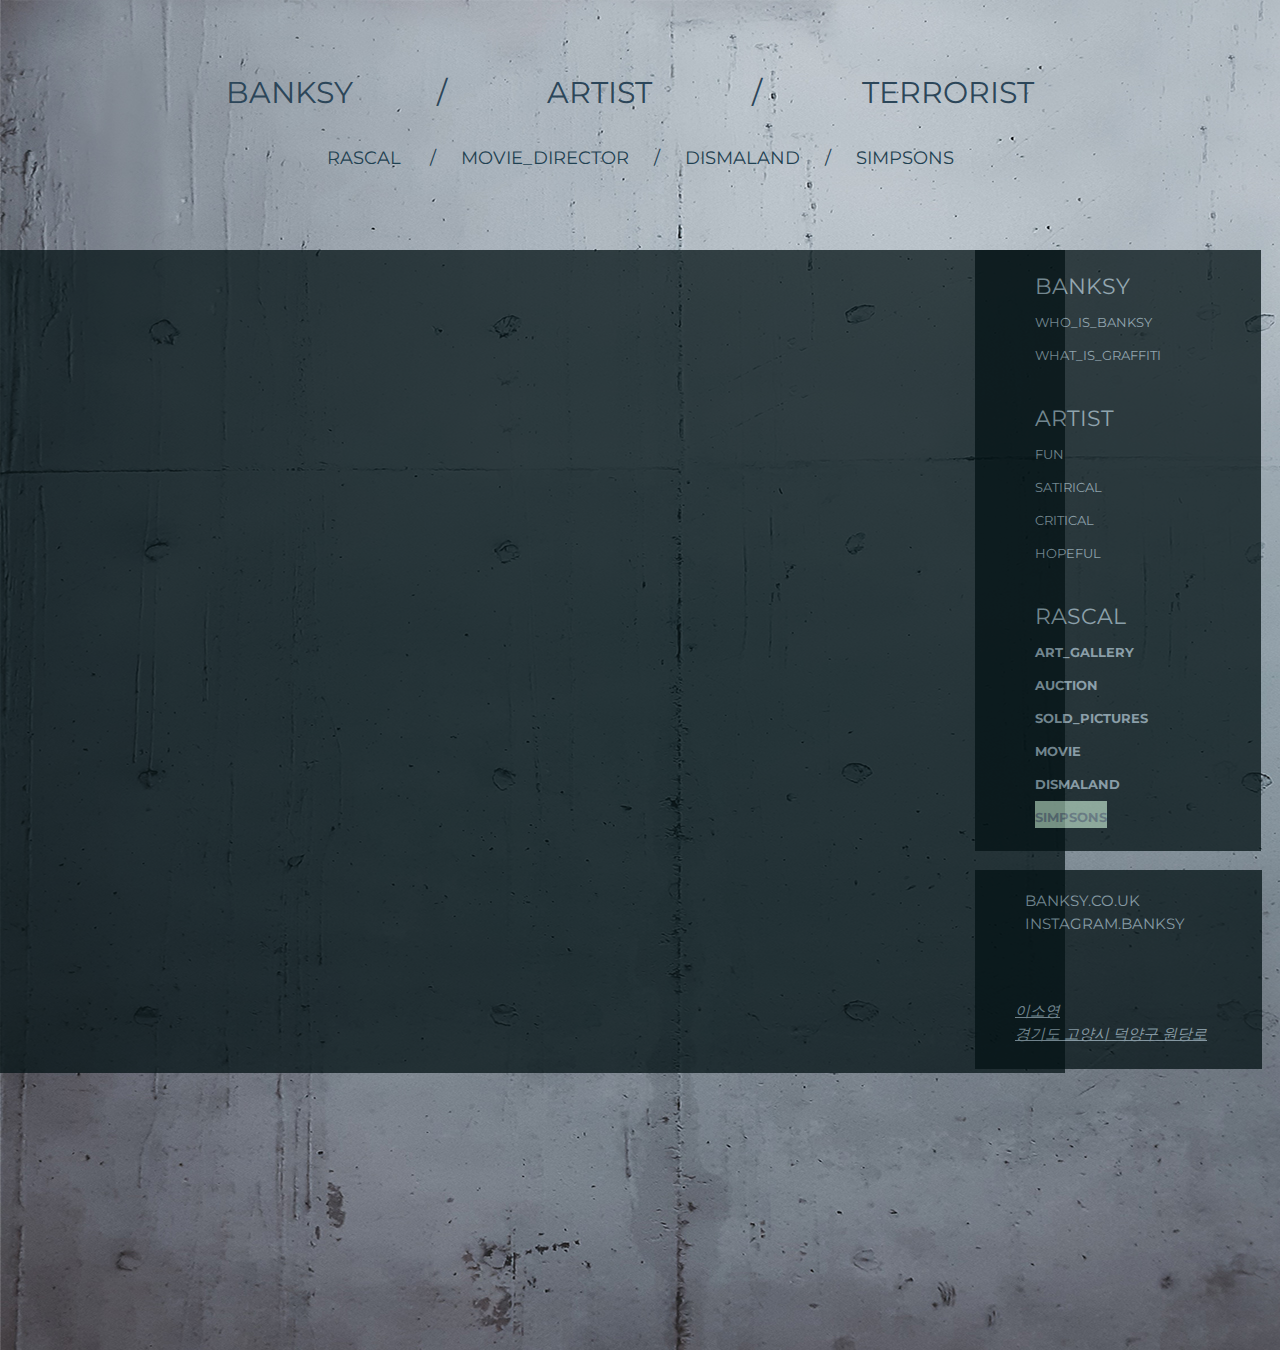
<file: mainpage_terrorist_simpsons.html>
<!DOCTYPE html>
<html lang="en" dir="ltr">
  <head>
    <meta charset="utf-8">
    <meta>
    <title>banksy</title>
    <link rel="stylesheet" href="./css/banksy_mainpage_v2.css">
    <link rel="stylesheet" href="./css/reset.css">

    <!-- 폰트 -->
    <link href="https://fonts.googleapis.com/css?family=Nanum+Gothic" rel="stylesheet">

    <link rel="preconnect" href="https://fonts.googleapis.com">
    <link rel="preconnect" href="https://fonts.gstatic.com" crossorigin>
    <link href="https://fonts.googleapis.com/css2?family=Montserrat:wght@500;600&display=swap" rel="stylesheet">

    <style>
    mark {
      background-color: #CEF6D8;
      opacity: .7;
    }
    </style>

</head>
<body>

   <div id="wrap">



<!---header---------------------------------------->
      <div id="header" role="header">
           <div class="container">
               <div class="header">
                   <div class="header-tit">
                     <strong>
                     <a href="mainpage_banksy_whoisbanksy.html">BANKSY</a>
                     <h1>&nbsp;&nbsp;&nbsp;&nbsp;     /   &nbsp;&nbsp;&nbsp;&nbsp; <h1>
                     <a href="mainpage_artist_fun.html">ARTIST</a>
                     <h1>&nbsp;&nbsp;&nbsp;&nbsp;     /   &nbsp;&nbsp;&nbsp;&nbsp; <h1>
                     <a href="mainpage_terrorist_rascal.html">TERRORIST</a>
                     </strong>
                   </div>

               </div>
           </div>

       </div>
<!---header---------------------------------------->


<!-- nav ---------------------------------------->
        <div id="nav">
            <div class="container">
              <div class="nav-tit">
                <strong>
                <a href="mainpage_terrorist_rascal.html">RASCAL </a>
                <h1>&nbsp;&nbsp;&nbsp;&nbsp;     /   &nbsp;&nbsp;&nbsp;&nbsp; <h1>
                <a href="mainpage_terrorist_movie.html">MOVIE_DIRECTOR</a>
                <h1>&nbsp;&nbsp;&nbsp;&nbsp;     /   &nbsp;&nbsp;&nbsp;&nbsp; <h1>
                <a href="mainpage_terrorist_dismaland.html">DISMALAND</a>
                <h1>&nbsp;&nbsp;&nbsp;&nbsp;     /   &nbsp;&nbsp;&nbsp;&nbsp; <h1>
                <a href="mainpage_terrorist_simpsons.html">SIMPSONS</a>
                </strong>


              </div>
            </div>
        </div>
 <!-- nav ---------------------------------------->





<!-- contents ---------------------------------------->
        <div id="contents">
             <div id="cont_cont">
               <div class="container">

                     <div class="cont" >
                      <iframe width="1055" height="726" src="https://www.youtube.com/embed/sSU1IJk70i4" title="YouTube video player" frameborder="0" allow="accelerometer; autoplay; clipboard-write; encrypted-media; gyroscope; picture-in-picture" allowfullscreen></iframe>

                     </div>
                    </div>

                 </div>
             </div>



<!-- contents ---------------------------------------->




<!-- aside --------------------------------->
        <div id="aside">
          <div class="container">
            <div class="aside">
              <strong>
              <h1>BANKSY <h1>
              <a href="mainpage_banksy_whoisbanksy.html">WHO_IS_BANKSY</a><br>
              <a href="mainpage_banksy_whatisgraffiti.html">WHAT_IS_GRAFFITI</a><br>
              <br>

              <h1>ARTIST <h1>
              <a href="mainpage_artist_fun.html">FUN </a><br>
              <a href="mainpage_artist_satirical.html">SATIRICAL</a><br>
              <a href="mainpage_artist_critical.html">CRITICAL</a><br>
              <a href="mainpage_artist_hopeful.html">HOPEFUL</a><br>
              <br>

              <h1>RASCAL <h1>
              <a href="mainpage_terrorist_rascal.html">ART_GALLERY </a><br>
              <a href="mainpage_terrorist_rascal.html">AUCTION </a><br>
              <a href="mainpage_terrorist_rascal.html">SOLD_PICTURES</a><br>
              <a href="mainpage_terrorist_movie.html">MOVIE</a><br>
              <a href="mainpage_terrorist_dismaland.html">DISMALAND</a><br>
              <mark>
              <a href="mainpage_terrorist_simpsons.html">SIMPSONS</a><br>
              </mark>
              </strong>
            </div>
          </div>
        </div>
<!-- aside --------------------------------->





<!-- footer -------------------------------->
        <div id="footer">
          <div class="container">
              <div class="footer">
                  <ul>
                      <li><a href="https://www.banksy.co.uk/">banksy.co.uk</a></li><br>
                      <li><a href="https://www.instagram.com/banksy/">instagram.banksy</a></li><br>
                  </ul>
                  <br>
                  <br>

                  <address>
                    <u>
                     이소영 <br>
                      경기도 고양시 덕양구 원당로
                    </u>
                  </address>
                </div>
          </div>
      </div>
</div>
<!-- footer -------------------------------->




    </div>
</body>
</html>
</file>
<file: css/intropage.css>
@charset "UTF-8";








body {background: url(../images/wall_wide2.jpg)}




@font-face {
    src: url('../font/Padrox.ttf');
    font-family: 'Padrox';
}


@font-face {
    src: url('../font/28 Days Later.ttf');
    font-family: '28DaysLater';
}





header .soyoung{position: relative; left: 200px; top: 50px; }
header .banksywhoishe{position: relative; left: 30px; top: 50px;}
header .circle{position: absolute; left: 1200px; top: 700px; z-index: 1;}
header .arrow{position: absolute; left: 1300px; top: 850px;z-index: 2;}


header > a{display: block; width: 300px; height: 300px; position:relative; top:0px; transition: .2s;}

header > a.arrow{background: url(../images/arrow.png) no-repeat;}
header > a.arrow:hover{background: url(../images/arrow_hover.png) no-repeat;}



.container h1 {
  text-decoration:none;
  font-family: '28DaysLater', sans-serif; color: #2c4659; font-size: 200px; display: inline-block; padding: 5px 20px 6px 20px; margin-top: 30px; font-weight: normal; }
</file>
<file: css/banksy_mainpage_v2.css>
@charset "UTF-8";







/*레이아웃*/
body {-webkit-font-smoothing: antialiased;
-moz-osx-font-smoothing: grayscale;
 background: url(../images/wall_wide2.jpg) }







#wrap {                width: 100%;}
#header {              width: 100%;   height: 150px;  }
#nav {                 width: 100%;   height: 100px;  }
#contents {display: flex; justify-content:center; align-item:center; float: left; width: 75%;    height: 1100px; }
#aside {display: flex; justify-content:center; align-item:center; float: left;   width: 25%;    height: 620px;  }
#footer {float: left;  width: 25%;    height: 400px; }
/*
#header:hover a{color: #fff;}
*/





.container {width: 1200px; margin: 0 auto; height: inherit;}




.header {}
.header-tit {text-align: center; }
.header-tit h1 {text-decoration:none; font-family: 'Montserrat', sans-serif; color: #2c4659; font-size: 30px; display: inline-block; padding: 5px 20px 6px 20px; margin-top: 30px; font-weight: normal; }
.header-tit a  {text-decoration:none; font-family: 'Montserrat', sans-serif; color: #2c4659; font-size: 30px; display: inline-block; padding: 5px 20px 6px 20px; margin-top: 30px; font-weight: normal;}
*/









.nav {}
.nav-tit {text-align: center; }
.nav-tit h1 {text-decoration:none; font-family: 'Montserrat', sans-serif; color: #1f4151; font-size: 18px;  margin-top: -30px; display: inline-block; font-weight: normal; }
.nav-tit a  {text-decoration:none; font-family: 'Montserrat', sans-serif; color: #1f4151; font-size: 18px;  margin-top: -30px; display: inline-block; font-weight: normal; }









.cont {}
.cont {overflow: hidden; padding-top: 30px; }
.cont {padding: 25px 0; text-align: left;}
.cont {margin-left: 30px; margin-right: 15px; color: #fff; background-color: #041316; color: #8ba1ab; opacity:0.75; display: inline-block; font-size: 15px; padding: 40px 50px 50px 50px; margin-top: 0px; text-transform: uppercase; }

.cont .column {position: relative; float: left; width: 310px; height: 363px; margin: 0 60px 00px 0; padding-right: 00px;}

.cont .col1 {border-right: 0px solid #2c4659; }
.cont .col2 {border: 0px solid #2c4659;}
.cont .col3 {margin-right: 0; padding-right: 0;}
.cont .col4 {border-left: 0px solid #2c4659;}
.cont .col5 {border-right: 0px solid #2c4659;}
.cont .col6 {margin-right: 0; padding-right:3;}

.cont h3 {color: #8ba1ab; font-size: 20px; font-family: 'Montserrat', sans-serif; }
.cont h4 {color: #8ba1ab; font-size: 50px; font-family: 'Montserrat', sans-serif; }
.cont h5 {color: #8ba1ab; font-size: 50px; font-family: 'Montserrat', sans-serif; }








.aside{}
.aside {padding: 25px 0; text-align: left; }
.aside {font-family: 'Montserrat', sans-serif; margin-left: 15px; background-color: #041316; color: #8ba1ab; opacity:0.75; display: inline-block; font-size: 15px; padding: 20px 100px 20px 60px; margin-top: 0px; text-transform: uppercase;}

.aside h1 {text-decoration:none; color: #8ba1ab; font-size: 22px;  }
.aside a  { text-decoration:none; color: #8ba1ab; font-size: 13px; }









.footer{}
.footer {padding: 25px 0px;  text-align: left;}
.footer {font-family: 'Montserrat', sans-serif; margin-left: 15px;  background-color: #041316; color: #8ba1ab; opacity:0.75; display: inline-block; font-size: 15px; padding: 20px 55px 24px 40px; margin-top: 0px; text-transform: uppercase;}
.footer ul {margin-bottom: 20px;}
.footer li {position: relative; display: inline; padding: 0 7px 0 10px;}

.footer a  {text-decoration:none; color: #8ba1ab; font-size: 15px; }
.footer address  {text-decoration:none; color: #8ba1ab; font-size: 15px; }
</file>
